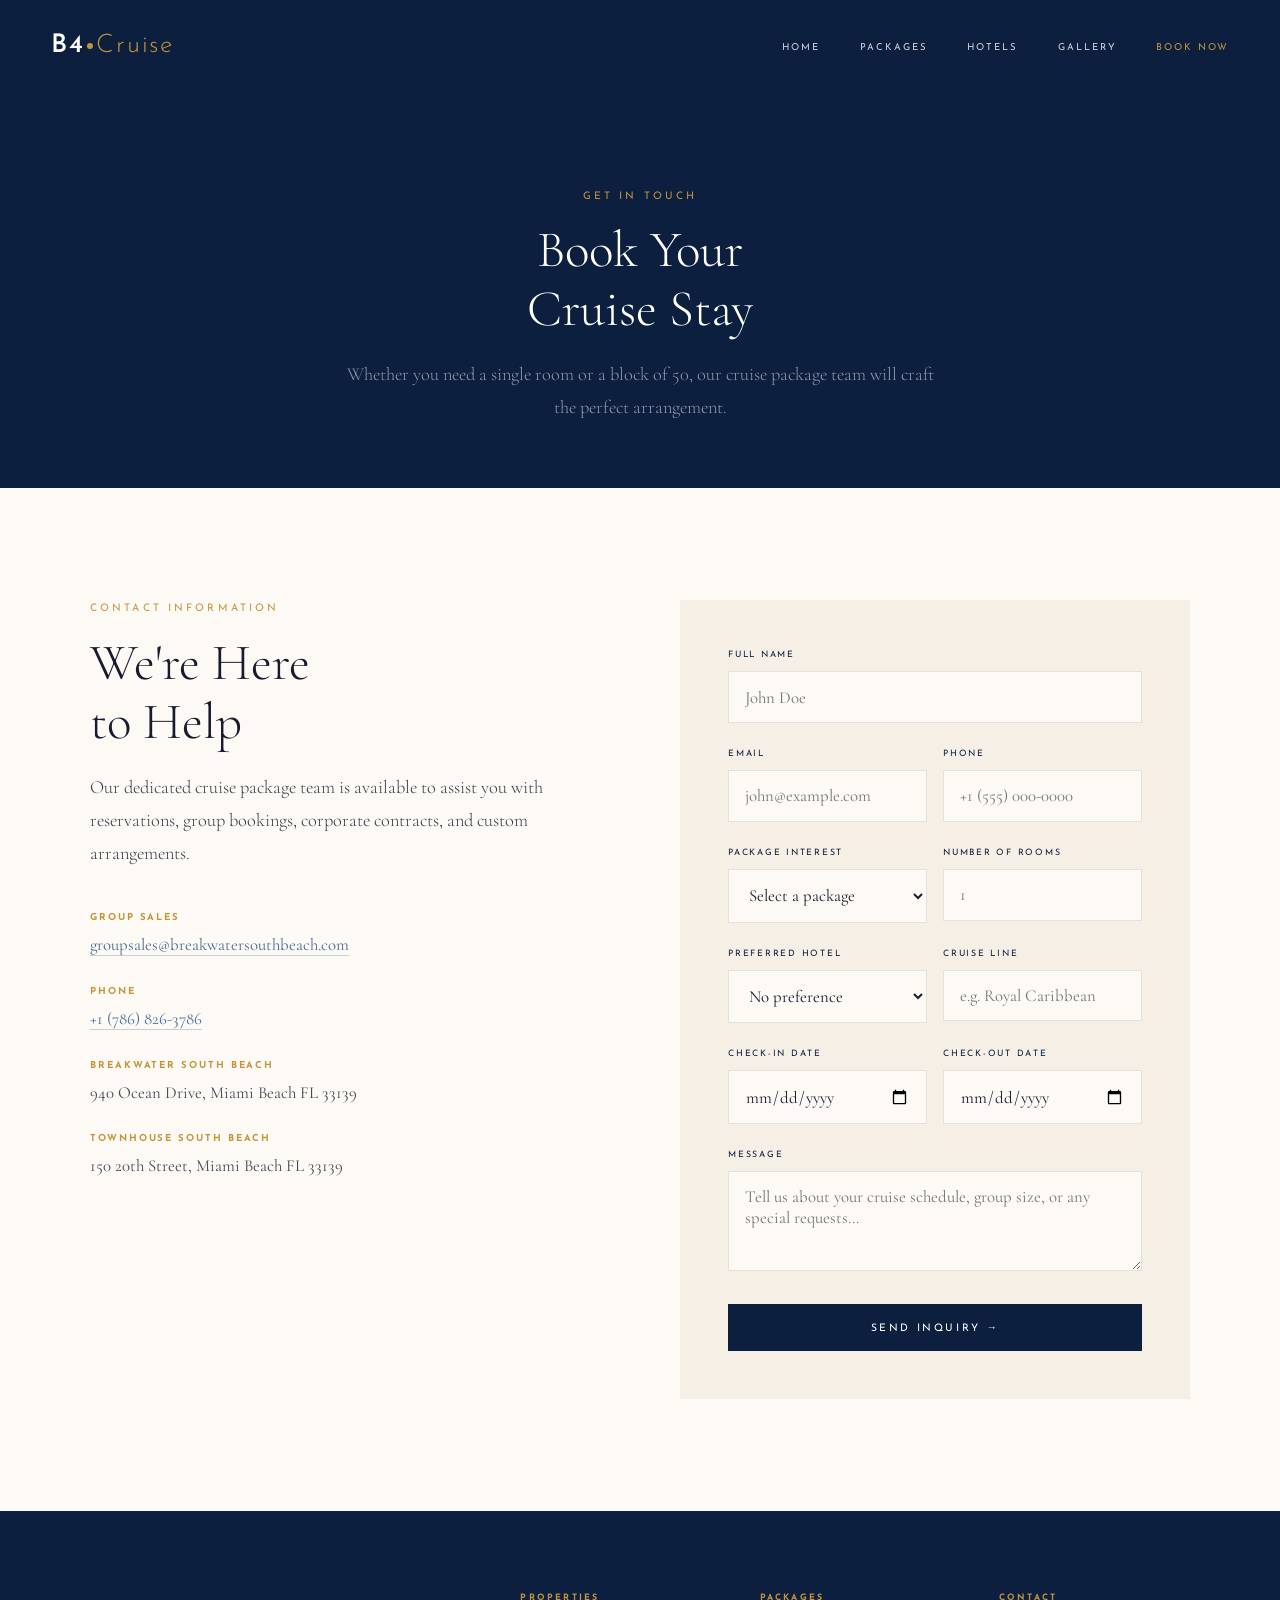
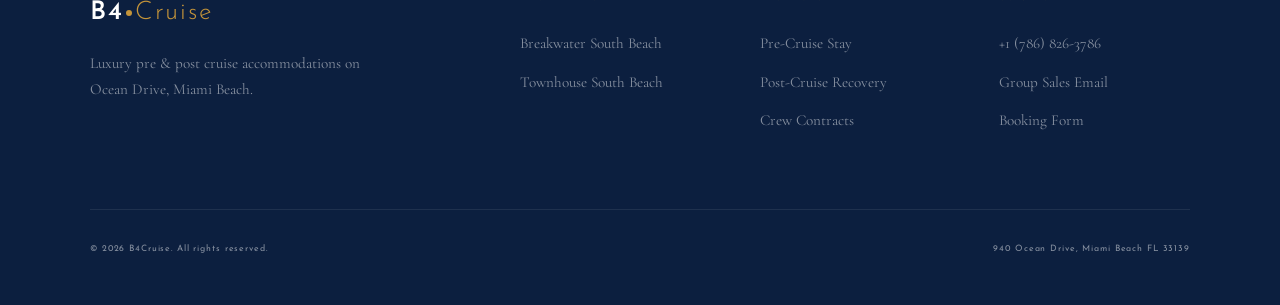
<file: contact.html>
<!DOCTYPE html>
<html lang="en">
<head>
  <meta charset="UTF-8">
  <meta name="viewport" content="width=device-width, initial-scale=1.0">
  <title>Book Now — B4Cruise | Contact & Reservations</title>
  <meta name="description" content="Book your pre or post cruise stay at South Beach. Contact our group sales team for packages and reservations.">
  <link href="https://fonts.googleapis.com/css2?family=Cormorant+Garamond:ital,wght@0,300;0,400;0,600;1,300;1,400&family=Josefin+Sans:wght@300;400;600&display=swap" rel="stylesheet">
  <link rel="stylesheet" href="css/style.css">
</head>
<body>

  <!-- NAV -->
  <nav class="nav-solid">
    <a href="index.html" class="nav-logo"><span class="b4">B4</span><span class="dot"></span><span class="cruise">Cruise</span></a>
    <div class="nav-hamburger"><span></span><span></span><span></span></div>
    <ul class="nav-links">
      <li><a href="index.html">Home</a></li>
      <li><a href="packages.html">Packages</a></li>
      <li><a href="hotels.html">Hotels</a></li>
      <li><a href="gallery.html">Gallery</a></li>
      <li><a href="contact.html" class="active">Book Now</a></li>
    </ul>
  </nav>

  <!-- PAGE HERO -->
  <section class="page-hero">
    <div style="position:absolute;inset:0;background:url('https://images.unsplash.com/photo-1571896349842-33c89424de2d?w=1920&q=80') center/cover no-repeat;opacity:0.15;"></div>
    <div class="page-hero-content">
      <p class="section-label">Get in Touch</p>
      <h1 class="section-title" style="color:#fff;">Book Your<br>Cruise Stay</h1>
      <p class="section-body">Whether you need a single room or a block of 50, our cruise package team will craft the perfect arrangement.</p>
    </div>
  </section>

  <!-- BOOKING -->
  <section class="booking">
    <div class="booking-bg"></div>
    <div class="booking-grid">
      <div class="booking-info reveal">
        <p class="section-label">Contact Information</p>
        <h2 class="section-title">We're Here<br>to Help</h2>
        <p class="section-body">Our dedicated cruise package team is available to assist you with reservations, group bookings, corporate contracts, and custom arrangements.</p>
        <div class="booking-contact-item">
          <h4>Group Sales</h4>
          <p><a href="mailto:groupsales@breakwatersouthbeach.com">groupsales@breakwatersouthbeach.com</a></p>
        </div>
        <div class="booking-contact-item">
          <h4>Phone</h4>
          <p><a href="tel:+17868263786">+1 (786) 826-3786</a></p>
        </div>
        <div class="booking-contact-item">
          <h4>Breakwater South Beach</h4>
          <p>940 Ocean Drive, Miami Beach FL 33139</p>
        </div>
        <div class="booking-contact-item">
          <h4>Townhouse South Beach</h4>
          <p>150 20th Street, Miami Beach FL 33139</p>
        </div>
      </div>
      <div class="booking-form reveal">
        <div class="form-group">
          <label>Full Name</label>
          <input type="text" placeholder="John Doe" required>
        </div>
        <div class="form-row">
          <div class="form-group">
            <label>Email</label>
            <input type="email" placeholder="john@example.com" required>
          </div>
          <div class="form-group">
            <label>Phone</label>
            <input type="tel" placeholder="+1 (555) 000-0000">
          </div>
        </div>
        <div class="form-row">
          <div class="form-group">
            <label>Package Interest</label>
            <select>
              <option value="">Select a package</option>
              <option>Pre-Cruise Experience</option>
              <option>Post-Cruise Recovery</option>
              <option>Crew Layover Contract</option>
              <option>Corporate Stay</option>
              <option>Turn-Around Day Use</option>
            </select>
          </div>
          <div class="form-group">
            <label>Number of Rooms</label>
            <input type="number" placeholder="1" min="1">
          </div>
        </div>
        <div class="form-row">
          <div class="form-group">
            <label>Preferred Hotel</label>
            <select>
              <option value="">No preference</option>
              <option>Breakwater South Beach</option>
              <option>Townhouse South Beach</option>
            </select>
          </div>
          <div class="form-group">
            <label>Cruise Line</label>
            <input type="text" placeholder="e.g. Royal Caribbean">
          </div>
        </div>
        <div class="form-row">
          <div class="form-group">
            <label>Check-in Date</label>
            <input type="date">
          </div>
          <div class="form-group">
            <label>Check-out Date</label>
            <input type="date">
          </div>
        </div>
        <div class="form-group">
          <label>Message</label>
          <textarea placeholder="Tell us about your cruise schedule, group size, or any special requests..."></textarea>
        </div>
        <button class="form-submit" onclick="handleSubmit(this)">Send Inquiry &#8594;</button>
      </div>
    </div>
  </section>

  <!-- FOOTER -->
  <footer>
    <div class="footer-grid">
      <div class="footer-brand">
        <div class="nav-logo"><span class="b4">B4</span><span class="dot"></span><span class="cruise">Cruise</span></div>
        <p>Luxury pre & post cruise accommodations on Ocean Drive, Miami Beach.</p>
      </div>
      <div class="footer-col">
        <h4>Properties</h4>
        <ul>
          <li><a href="hotels.html">Breakwater South Beach</a></li>
          <li><a href="hotels.html">Townhouse South Beach</a></li>
        </ul>
      </div>
      <div class="footer-col">
        <h4>Packages</h4>
        <ul>
          <li><a href="packages.html">Pre-Cruise Stay</a></li>
          <li><a href="packages.html">Post-Cruise Recovery</a></li>
          <li><a href="packages.html">Crew Contracts</a></li>
        </ul>
      </div>
      <div class="footer-col">
        <h4>Contact</h4>
        <ul>
          <li><a href="tel:+17868263786">+1 (786) 826-3786</a></li>
          <li><a href="mailto:groupsales@breakwatersouthbeach.com">Group Sales Email</a></li>
          <li><a href="contact.html">Booking Form</a></li>
        </ul>
      </div>
    </div>
    <div class="footer-bottom">
      <span>&copy; 2026 B4Cruise. All rights reserved.</span>
      <span>940 Ocean Drive, Miami Beach FL 33139</span>
    </div>
  </footer>

  <script src="js/main.js"></script>
</body>
</html>
</file>
<file: css/style.css>
/* ── VARIABLES ──────────────────────── */
:root {
  --navy: #0c1f3f;
  --ocean: #1a4a7a;
  --gold: #c4943a;
  --gold2: #e8c47a;
  --sand: #f5efe6;
  --white: #fdfaf6;
  --mist: #dce8f0;
  --coral: #e8604a;
  --text: #1a1a2e;
}

/* ── RESET & BASE ──────────────────── */
*, *::before, *::after { margin: 0; padding: 0; box-sizing: border-box; }
html { scroll-behavior: smooth; }
body {
  font-family: 'Cormorant Garamond', serif;
  background: var(--white);
  color: var(--text);
  line-height: 1.7;
  overflow-x: hidden;
}
img { max-width: 100%; display: block; }
a { text-decoration: none; color: inherit; }

/* ── TYPOGRAPHY ─────────────────────── */
.section-label {
  font-family: 'Josefin Sans', sans-serif;
  font-size: 0.65rem;
  letter-spacing: 0.3em;
  text-transform: uppercase;
  color: var(--gold);
  margin-bottom: 1rem;
}
.section-title {
  font-family: 'Cormorant Garamond', serif;
  font-weight: 300;
  font-size: clamp(2rem, 5vw, 3.2rem);
  line-height: 1.15;
  margin-bottom: 1.2rem;
}
.section-body {
  font-family: 'Cormorant Garamond', serif;
  font-weight: 300;
  font-size: 1.15rem;
  line-height: 1.8;
  max-width: 600px;
  opacity: 0.85;
}

/* ── BUTTONS ────────────────────────── */
.btn-gold {
  font-family: 'Josefin Sans', sans-serif;
  font-size: 0.65rem;
  letter-spacing: 0.25em;
  text-transform: uppercase;
  background: var(--gold);
  color: var(--navy);
  padding: 1rem 2.5rem;
  border: none;
  cursor: pointer;
  transition: all 0.3s ease;
  display: inline-block;
}
.btn-gold:hover { background: var(--gold2); transform: translateY(-2px); }
.btn-outline {
  font-family: 'Josefin Sans', sans-serif;
  font-size: 0.65rem;
  letter-spacing: 0.25em;
  text-transform: uppercase;
  background: transparent;
  color: #fff;
  padding: 1rem 2.5rem;
  border: 1px solid rgba(255,255,255,0.4);
  cursor: pointer;
  transition: all 0.3s ease;
  display: inline-block;
}
.btn-outline:hover { border-color: var(--gold); color: var(--gold); }
.btn-navy {
  font-family: 'Josefin Sans', sans-serif;
  font-size: 0.65rem;
  letter-spacing: 0.25em;
  text-transform: uppercase;
  background: var(--navy);
  color: #fff;
  padding: 1rem 2.5rem;
  border: none;
  cursor: pointer;
  transition: all 0.3s ease;
  display: inline-block;
}
.btn-navy:hover { background: var(--gold); color: var(--navy); }

/* ── REVEAL ANIMATION ──────────────── */
.reveal {
  opacity: 0;
  transform: translateY(40px);
  transition: opacity 0.8s ease, transform 0.8s ease;
}
.reveal.visible {
  opacity: 1;
  transform: translateY(0);
}

/* ── NAV ────────────────────────────── */
nav {
  position: fixed;
  top: 0;
  left: 0;
  width: 100%;
  z-index: 1000;
  padding: 1.5rem 4%;
  display: flex;
  align-items: center;
  justify-content: space-between;
  transition: all 0.4s ease;
}
nav.scrolled {
  background: rgba(12,31,63,0.95);
  backdrop-filter: blur(10px);
  box-shadow: 0 2px 30px rgba(0,0,0,0.3);
  padding: 1rem 4%;
}
/* Nav on sub-pages (no hero, needs solid bg) */
nav.nav-solid {
  background: var(--navy);
  position: relative;
}
.nav-logo {
  font-family: 'Josefin Sans', sans-serif;
  font-weight: 600;
  font-size: 1.5rem;
  color: #fff;
  letter-spacing: 0.08em;
  text-transform: none;
  display: flex;
  align-items: center;
  gap: 0;
}
.nav-logo .b4 { font-weight: 600; font-size: 1.6rem; color: #fff; }
.nav-logo .cruise { font-weight: 300; font-size: 1.6rem; color: var(--gold); }
.nav-logo .dot {
  width: 6px; height: 6px;
  background: var(--gold);
  border-radius: 50%;
  display: inline-block;
  margin: 0 0.15rem;
  align-self: center;
}
.nav-links {
  display: flex;
  gap: 2.5rem;
  list-style: none;
}
.nav-links a {
  font-family: 'Josefin Sans', sans-serif;
  font-size: 0.6rem;
  letter-spacing: 0.2em;
  text-transform: uppercase;
  color: rgba(255,255,255,0.8);
  transition: color 0.3s;
}
.nav-links a:hover, .nav-links a.active { color: var(--gold); }

/* ── RIBBON ─────────────────────────── */
.ribbon {
  background: var(--gold);
  text-align: center;
  padding: 0.5rem;
  font-family: 'Josefin Sans', sans-serif;
  font-size: 0.6rem;
  letter-spacing: 0.25em;
  text-transform: uppercase;
  color: var(--navy);
}

/* ── PAGE HERO (sub-pages) ─────────── */
.page-hero {
  padding: 6rem 4% 4rem;
  background: var(--navy);
  text-align: center;
  position: relative;
  overflow: hidden;
}
.page-hero::before {
  content: '';
  position: absolute;
  inset: 0;
  background: url('') center/cover no-repeat;
  opacity: 0.2;
}
.page-hero-content { position: relative; z-index: 1; }
.page-hero .section-title { color: #fff; }
.page-hero .section-body { color: rgba(255,255,255,0.65); margin: 0 auto; }

/* ── HERO (homepage) ───────────────── */
.hero {
  min-height: 100vh;
  background: url('https://images.unsplash.com/photo-1514214246283-d427a95c5d2f?w=1920&q=80') center/cover no-repeat;
  display: flex;
  align-items: center;
  justify-content: center;
  text-align: center;
  padding: 8rem 2rem 6rem;
  position: relative;
  overflow: hidden;
}
.hero::before {
  content: '';
  position: absolute;
  inset: 0;
  background: linear-gradient(165deg, rgba(12,31,63,0.7) 0%, rgba(10,22,40,0.6) 50%, rgba(26,74,122,0.5) 100%);
  z-index: 1;
}
.hero-content { position: relative; z-index: 2; max-width: 750px; }
.hero-label {
  font-family: 'Josefin Sans', sans-serif;
  font-size: 0.6rem;
  letter-spacing: 0.35em;
  text-transform: uppercase;
  color: var(--gold);
  margin-bottom: 2rem;
}
.hero-title {
  font-family: 'Cormorant Garamond', serif;
  font-weight: 300;
  font-size: clamp(2.8rem, 7vw, 5rem);
  color: #fff;
  line-height: 1.05;
  margin-bottom: 1.5rem;
  text-shadow: 0 2px 40px rgba(0,0,0,0.3);
}
.hero-title em { font-style: italic; color: var(--gold2); }
.hero-subtitle {
  font-family: 'Cormorant Garamond', serif;
  font-weight: 300;
  font-size: 1.3rem;
  color: rgba(255,255,255,0.8);
  margin-bottom: 3rem;
  max-width: 550px;
  margin-left: auto;
  margin-right: auto;
  line-height: 1.7;
}
.hero-buttons { display: flex; gap: 1.2rem; justify-content: center; flex-wrap: wrap; }
.hero-wave {
  position: absolute;
  bottom: -2px;
  left: 0;
  width: 100%;
  z-index: 3;
}
.hero-wave svg { display: block; width: 100%; height: auto; }

/* ── STATS BAR ──────────────────────── */
.stats-bar {
  background: var(--gold);
  padding: 3rem 4%;
  display: grid;
  grid-template-columns: repeat(4, 1fr);
  text-align: center;
  gap: 1rem;
}
.stat-number {
  font-family: 'Cormorant Garamond', serif;
  font-weight: 300;
  font-size: 2.8rem;
  color: var(--navy);
  line-height: 1;
  margin-bottom: 0.3rem;
}
.stat-label {
  font-family: 'Josefin Sans', sans-serif;
  font-size: 0.55rem;
  letter-spacing: 0.2em;
  text-transform: uppercase;
  color: var(--navy);
  opacity: 0.75;
}

/* ── PHOTO STRIP ───────────────────── */
.photo-strip {
  display: grid;
  grid-template-columns: repeat(4, 1fr);
  gap: 0;
}
.photo-strip-item {
  height: 280px;
  overflow: hidden;
  position: relative;
}
.photo-strip-item img {
  width: 100%; height: 100%;
  object-fit: cover;
  transition: transform 0.6s ease;
}
.photo-strip-item:hover img { transform: scale(1.08); }
.photo-strip-item .photo-caption {
  position: absolute;
  bottom: 0; left: 0; right: 0;
  padding: 1.5rem;
  background: linear-gradient(transparent, rgba(12,31,63,0.8));
  color: #fff;
  font-family: 'Josefin Sans', sans-serif;
  font-size: 0.55rem;
  letter-spacing: 0.2em;
  text-transform: uppercase;
}

/* ── WHY SECTION ───────────────────── */
.why { padding: 7rem 4%; background: var(--white); }
.why-grid {
  max-width: 1100px;
  margin: 0 auto;
  display: grid;
  grid-template-columns: 1fr 1fr;
  gap: 5rem;
  align-items: center;
}
.why-points { list-style: none; margin-top: 2rem; }
.why-points li {
  padding: 1.2rem 0;
  border-bottom: 1px solid rgba(0,0,0,0.06);
  display: flex;
  align-items: flex-start;
  gap: 1rem;
}
.why-icon { font-size: 1.4rem; flex-shrink: 0; margin-top: 0.2rem; }
.why-text h4 {
  font-family: 'Josefin Sans', sans-serif;
  font-size: 0.7rem;
  letter-spacing: 0.15em;
  text-transform: uppercase;
  margin-bottom: 0.3rem;
  color: var(--navy);
}
.why-text p { font-size: 1rem; opacity: 0.7; line-height: 1.6; }
.why-visual {
  border-radius: 2px;
  min-height: 500px;
  overflow: hidden;
  position: relative;
}
.why-visual img {
  width: 100%; height: 100%;
  object-fit: cover;
  position: absolute; inset: 0;
}
.why-visual-overlay {
  position: absolute;
  bottom: 0; left: 0; right: 0;
  padding: 3rem;
  background: linear-gradient(transparent, rgba(12,31,63,0.85));
  text-align: center;
  z-index: 1;
}
.why-visual-overlay .big-number {
  font-family: 'Cormorant Garamond', serif;
  font-weight: 300;
  font-size: 5rem;
  color: var(--gold);
  line-height: 1;
}
.why-visual-overlay p {
  font-family: 'Josefin Sans', sans-serif;
  font-size: 0.65rem;
  letter-spacing: 0.2em;
  text-transform: uppercase;
  color: rgba(255,255,255,0.8);
  margin-top: 0.5rem;
}

/* ── PACKAGES ───────────────────────── */
.packages { padding: 7rem 4%; background: var(--sand); }
.packages-header { text-align: center; margin-bottom: 4rem; }
.packages-header .section-body { margin: 0 auto; }
.pkg-grid {
  max-width: 1200px;
  margin: 0 auto;
  display: grid;
  grid-template-columns: repeat(3, 1fr);
  gap: 1.5rem;
}
.pkg-grid-bottom {
  max-width: 800px;
  margin: 1.5rem auto 0;
  display: grid;
  grid-template-columns: repeat(2, 1fr);
  gap: 1.5rem;
}
.pkg-card {
  background: var(--white);
  position: relative;
  transition: transform 0.3s ease, box-shadow 0.3s ease;
  overflow: hidden;
}
.pkg-card:hover {
  transform: translateY(-4px);
  box-shadow: 0 20px 60px rgba(0,0,0,0.1);
}
.pkg-card-img { width: 100%; height: 200px; object-fit: cover; }
.pkg-card-body { padding: 2rem; }
.pkg-num {
  font-family: 'Josefin Sans', sans-serif;
  font-size: 0.55rem;
  letter-spacing: 0.2em;
  color: var(--gold);
  margin-bottom: 0.8rem;
}
.pkg-name {
  font-family: 'Josefin Sans', sans-serif;
  font-size: 0.55rem;
  letter-spacing: 0.15em;
  text-transform: uppercase;
  color: var(--ocean);
  margin-bottom: 0.3rem;
}
.pkg-title {
  font-family: 'Cormorant Garamond', serif;
  font-weight: 300;
  font-size: 1.5rem;
  color: var(--navy);
  margin-bottom: 0.8rem;
  line-height: 1.2;
}
.pkg-desc { font-size: 1rem; opacity: 0.7; line-height: 1.7; margin-bottom: 1.2rem; }
.pkg-includes { list-style: none; margin-bottom: 1.2rem; }
.pkg-includes li {
  font-family: 'Josefin Sans', sans-serif;
  font-size: 0.6rem;
  letter-spacing: 0.1em;
  padding: 0.4rem 0;
  border-bottom: 1px solid rgba(0,0,0,0.04);
  color: var(--text);
  opacity: 0.75;
}
.pkg-includes li::before { content: '+'; color: var(--gold); margin-right: 0.6rem; font-weight: 600; }
.pkg-tag {
  font-family: 'Josefin Sans', sans-serif;
  font-size: 0.5rem;
  letter-spacing: 0.2em;
  text-transform: uppercase;
  background: var(--sand);
  color: var(--navy);
  padding: 0.4rem 1rem;
  display: inline-block;
}

/* ── GALLERY MOSAIC ────────────────── */
.gallery { padding: 7rem 4%; background: var(--white); }
.gallery-header { text-align: center; margin-bottom: 3rem; }
.gallery-header .section-body { margin: 0 auto; }
.gallery-grid {
  max-width: 1200px;
  margin: 0 auto;
  display: grid;
  grid-template-columns: repeat(4, 1fr);
  grid-template-rows: 250px 250px;
  gap: 0.8rem;
}
.gallery-item {
  overflow: hidden;
  position: relative;
  border-radius: 3px;
}
.gallery-item img {
  width: 100%; height: 100%;
  object-fit: cover;
  transition: transform 0.6s ease;
}
.gallery-item:hover img { transform: scale(1.06); }
.gallery-item.wide { grid-column: span 2; }
.gallery-item.tall { grid-row: span 2; }
.gallery-item .gallery-label {
  position: absolute;
  bottom: 0; left: 0; right: 0;
  padding: 1.2rem;
  background: linear-gradient(transparent, rgba(0,0,0,0.6));
  color: #fff;
  font-family: 'Josefin Sans', sans-serif;
  font-size: 0.55rem;
  letter-spacing: 0.15em;
  text-transform: uppercase;
  opacity: 0;
  transition: opacity 0.3s ease;
}
.gallery-item:hover .gallery-label { opacity: 1; }

/* ── HOTELS ─────────────────────────── */
.hotels { padding: 7rem 4%; background: var(--sand); }
.hotels-header { text-align: center; margin-bottom: 4rem; }
.hotels-header .section-body { margin: 0 auto; }
.hotels-grid {
  max-width: 1200px;
  margin: 0 auto;
  display: grid;
  grid-template-columns: repeat(2, 1fr);
  gap: 2rem;
}
.hotel-card {
  position: relative;
  min-height: 550px;
  overflow: hidden;
  display: flex;
  flex-direction: column;
  justify-content: flex-end;
  border-radius: 3px;
}
.hotel-card-bg {
  position: absolute; inset: 0;
  z-index: 0;
  background-size: cover;
  background-position: center;
}
.hotel-card-bg::after {
  content: '';
  position: absolute; inset: 0;
  background: linear-gradient(to top, rgba(12,31,63,0.9) 0%, rgba(12,31,63,0.3) 50%, transparent 100%);
}
.hotel-card-content {
  position: relative; z-index: 1;
  padding: 3rem; color: #fff;
}
.hotel-badge {
  font-family: 'Josefin Sans', sans-serif;
  font-size: 0.5rem;
  letter-spacing: 0.25em;
  text-transform: uppercase;
  color: var(--gold);
  margin-bottom: 1rem;
}
.hotel-name {
  font-family: 'Cormorant Garamond', serif;
  font-weight: 300;
  font-size: 2rem;
  margin-bottom: 0.5rem;
  line-height: 1.15;
}
.hotel-address { font-size: 0.95rem; opacity: 0.6; margin-bottom: 1.5rem; }
.hotel-features {
  list-style: none;
  display: flex;
  flex-wrap: wrap;
  gap: 0.5rem;
  margin-bottom: 1.5rem;
}
.hotel-features li {
  font-family: 'Josefin Sans', sans-serif;
  font-size: 0.5rem;
  letter-spacing: 0.15em;
  text-transform: uppercase;
  border: 1px solid rgba(255,255,255,0.2);
  padding: 0.4rem 0.8rem;
  color: rgba(255,255,255,0.75);
}
.hotel-contact {
  font-family: 'Josefin Sans', sans-serif;
  font-size: 0.6rem;
  letter-spacing: 0.1em;
  opacity: 0.65;
}
.hotel-contact a { color: var(--gold2); }
.hotel-contact a:hover { text-decoration: underline; }
.hotel-photos {
  display: flex;
  gap: 0.5rem;
  margin-top: 1.2rem;
}
.hotel-photos img {
  width: 70px; height: 50px;
  object-fit: cover;
  border: 2px solid rgba(255,255,255,0.3);
  border-radius: 2px;
  cursor: pointer;
  transition: border-color 0.3s;
}
.hotel-photos img:hover { border-color: var(--gold); }

/* ── EXPERIENCES ───────────────────── */
.experiences { padding: 7rem 4%; background: var(--navy); }
.experiences-header { text-align: center; margin-bottom: 4rem; }
.experiences-header .section-title { color: #fff; }
.experiences-header .section-body { margin: 0 auto; color: rgba(255,255,255,0.6); }
.exp-grid {
  max-width: 1200px;
  margin: 0 auto;
  display: grid;
  grid-template-columns: repeat(3, 1fr);
  gap: 1.5rem;
}
.exp-card {
  position: relative;
  height: 350px;
  overflow: hidden;
  border-radius: 3px;
}
.exp-card img {
  width: 100%; height: 100%;
  object-fit: cover;
  transition: transform 0.6s ease;
}
.exp-card:hover img { transform: scale(1.08); }
.exp-card-overlay {
  position: absolute; inset: 0;
  background: linear-gradient(to top, rgba(12,31,63,0.85) 0%, transparent 60%);
  display: flex;
  flex-direction: column;
  justify-content: flex-end;
  padding: 2rem;
}
.exp-card-overlay h4 {
  font-family: 'Cormorant Garamond', serif;
  font-weight: 300;
  font-size: 1.5rem;
  color: #fff;
  margin-bottom: 0.3rem;
}
.exp-card-overlay p {
  font-family: 'Josefin Sans', sans-serif;
  font-size: 0.55rem;
  letter-spacing: 0.15em;
  text-transform: uppercase;
  color: var(--gold);
}

/* ── TESTIMONIAL ───────────────────── */
.testimonial {
  background: url('https://images.unsplash.com/photo-1548574505-5e239809ee19?w=1920&q=80') center/cover no-repeat;
  position: relative;
  padding: 7rem 4%;
  text-align: center;
}
.testimonial::before {
  content: '';
  position: absolute; inset: 0;
  background: rgba(12,31,63,0.85);
}
.testimonial-inner { position: relative; z-index: 1; }
.testimonial-quote {
  font-family: 'Cormorant Garamond', serif;
  font-weight: 300;
  font-style: italic;
  font-size: clamp(1.6rem, 3.5vw, 2.6rem);
  color: #fff;
  max-width: 800px;
  margin: 0 auto 2rem;
  line-height: 1.4;
}
.testimonial-author {
  font-family: 'Josefin Sans', sans-serif;
  font-size: 0.6rem;
  letter-spacing: 0.25em;
  text-transform: uppercase;
  color: var(--gold);
}
.testimonial-stars {
  color: var(--gold);
  font-size: 1.2rem;
  margin-bottom: 1.5rem;
}

/* ── BOOKING ────────────────────────── */
.booking { padding: 7rem 4%; background: var(--white); position: relative; }
.booking-bg {
  position: absolute;
  top: 0; right: 0;
  width: 40%; height: 100%;
  background: url('https://images.unsplash.com/photo-1571896349842-33c89424de2d?w=800&q=80') center/cover no-repeat;
  opacity: 0.08;
}
.booking-grid {
  max-width: 1100px;
  margin: 0 auto;
  display: grid;
  grid-template-columns: 1fr 1fr;
  gap: 5rem;
  align-items: start;
  position: relative;
  z-index: 1;
}
.booking-info .section-body { margin-bottom: 2.5rem; }
.booking-contact-item { margin-bottom: 1.5rem; }
.booking-contact-item h4 {
  font-family: 'Josefin Sans', sans-serif;
  font-size: 0.6rem;
  letter-spacing: 0.2em;
  text-transform: uppercase;
  color: var(--gold);
  margin-bottom: 0.3rem;
}
.booking-contact-item p { font-size: 1.05rem; opacity: 0.8; }
.booking-contact-item a {
  color: var(--ocean);
  border-bottom: 1px solid rgba(26,74,122,0.3);
}
.booking-contact-item a:hover { color: var(--gold); border-color: var(--gold); }
.booking-form { background: var(--sand); padding: 3rem; }
.form-group { margin-bottom: 1.5rem; }
.form-group label {
  display: block;
  font-family: 'Josefin Sans', sans-serif;
  font-size: 0.55rem;
  letter-spacing: 0.2em;
  text-transform: uppercase;
  color: var(--navy);
  margin-bottom: 0.5rem;
}
.form-group input,
.form-group select,
.form-group textarea {
  width: 100%;
  padding: 0.9rem 1rem;
  border: 1px solid rgba(0,0,0,0.1);
  background: var(--white);
  font-family: 'Cormorant Garamond', serif;
  font-size: 1.05rem;
  color: var(--text);
  transition: border-color 0.3s;
}
.form-group input:focus,
.form-group select:focus,
.form-group textarea:focus { outline: none; border-color: var(--gold); }
.form-group textarea { resize: vertical; min-height: 100px; }
.form-row { display: grid; grid-template-columns: 1fr 1fr; gap: 1rem; }
.form-submit {
  width: 100%;
  padding: 1.1rem;
  font-family: 'Josefin Sans', sans-serif;
  font-size: 0.65rem;
  letter-spacing: 0.25em;
  text-transform: uppercase;
  background: var(--navy);
  color: #fff;
  border: none;
  cursor: pointer;
  transition: all 0.3s ease;
}
.form-submit:hover { background: var(--gold); color: var(--navy); }
.form-submit.sent { background: #2e7d5b; color: #fff; }

/* ── FOOTER ─────────────────────────── */
footer {
  background: var(--navy);
  padding: 5rem 4% 3rem;
  color: rgba(255,255,255,0.5);
}
.footer-grid {
  max-width: 1100px;
  margin: 0 auto;
  display: grid;
  grid-template-columns: 2fr 1fr 1fr 1fr;
  gap: 3rem;
  margin-bottom: 4rem;
}
.footer-brand .nav-logo { margin-bottom: 1rem; }
.footer-brand p { font-size: 0.95rem; line-height: 1.7; max-width: 280px; }
.footer-col h4 {
  font-family: 'Josefin Sans', sans-serif;
  font-size: 0.55rem;
  letter-spacing: 0.25em;
  text-transform: uppercase;
  color: var(--gold);
  margin-bottom: 1.5rem;
}
.footer-col ul { list-style: none; }
.footer-col li { margin-bottom: 0.7rem; }
.footer-col a { font-size: 0.95rem; transition: color 0.3s; }
.footer-col a:hover { color: var(--gold2); }
.footer-bottom {
  max-width: 1100px;
  margin: 0 auto;
  padding-top: 2rem;
  border-top: 1px solid rgba(255,255,255,0.08);
  display: flex;
  justify-content: space-between;
  font-family: 'Josefin Sans', sans-serif;
  font-size: 0.55rem;
  letter-spacing: 0.1em;
}

/* ── HAMBURGER MENU ─────────────────── */
.nav-hamburger {
  display: none;
  flex-direction: column;
  gap: 5px;
  cursor: pointer;
  padding: 5px;
  z-index: 1002;
}
.nav-hamburger span {
  width: 24px;
  height: 2px;
  background: #fff;
  transition: all 0.3s ease;
}
.nav-hamburger.open span:nth-child(1) { transform: rotate(45deg) translate(5px, 5px); }
.nav-hamburger.open span:nth-child(2) { opacity: 0; }
.nav-hamburger.open span:nth-child(3) { transform: rotate(-45deg) translate(5px, -5px); }

/* ── RESPONSIVE ─────────────────────── */
@media (max-width: 768px) {
  /* NAV MOBILE */
  .nav-links {
    display: none;
    position: fixed;
    top: 0;
    left: 0;
    width: 100%;
    height: 100vh;
    background: var(--navy);
    flex-direction: column;
    align-items: center;
    justify-content: center;
    gap: 2.5rem;
    z-index: 1001;
  }
  .nav-links.open { display: flex; }
  .nav-links a {
    font-size: 0.8rem;
    letter-spacing: 0.3em;
    color: rgba(255,255,255,0.9);
  }
  .nav-hamburger { display: flex; }
  nav { padding: 1rem 5%; }
  nav.nav-solid { padding: 1rem 5%; }

  /* HERO */
  .hero { padding: 6rem 1.5rem 4rem; min-height: 90vh; }
  .hero-title { font-size: clamp(2rem, 8vw, 2.8rem); }
  .hero-subtitle { font-size: 1.1rem; margin-bottom: 2rem; }
  .hero-label { font-size: 0.55rem; margin-bottom: 1.5rem; }
  .hero-buttons { flex-direction: column; align-items: center; gap: 0.8rem; }
  .btn-gold, .btn-outline, .btn-navy { width: 100%; max-width: 280px; text-align: center; }

  /* PAGE HERO */
  .page-hero { padding: 4rem 5% 3rem; }

  /* STATS */
  .stats-bar { grid-template-columns: repeat(2, 1fr); gap: 1.5rem; padding: 2rem 5%; }
  .stat-number { font-size: 2.2rem; }

  /* PHOTO STRIP */
  .photo-strip { grid-template-columns: repeat(2, 1fr); }
  .photo-strip-item { height: 180px; }

  /* SECTIONS */
  .why { padding: 4rem 5%; }
  .why-grid { grid-template-columns: 1fr; gap: 2.5rem; }
  .why-visual { min-height: 300px; }
  .section-title { font-size: clamp(1.8rem, 6vw, 2.5rem); }
  .section-body { font-size: 1.05rem; }

  /* PACKAGES */
  .packages { padding: 4rem 5%; }
  .packages-header { margin-bottom: 2.5rem; }
  .pkg-grid { grid-template-columns: 1fr; gap: 1.2rem; }
  .pkg-grid-bottom { grid-template-columns: 1fr; gap: 1.2rem; }
  .pkg-card-img { height: 180px; }
  .pkg-card-body { padding: 1.5rem; }
  .pkg-title { font-size: 1.3rem; }

  /* GALLERY */
  .gallery { padding: 4rem 5%; }
  .gallery-grid {
    grid-template-columns: 1fr 1fr;
    grid-template-rows: auto;
    gap: 0.5rem;
  }
  .gallery-item { height: 180px; }
  .gallery-item.wide { grid-column: span 2; }
  .gallery-item.tall { grid-column: auto; grid-row: auto; }
  .gallery-item .gallery-label { opacity: 1; font-size: 0.5rem; padding: 0.8rem; }

  /* HOTELS */
  .hotels { padding: 4rem 5%; }
  .hotels-grid { grid-template-columns: 1fr; gap: 1.5rem; }
  .hotel-card { min-height: 420px; }
  .hotel-card-content { padding: 2rem; }
  .hotel-name { font-size: 1.6rem; }
  .hotel-photos { flex-wrap: wrap; }
  .hotel-photos img { width: 60px; height: 42px; }
  .hotel-contact { font-size: 0.5rem; word-break: break-all; }

  /* EXPERIENCES */
  .experiences { padding: 4rem 5%; }
  .exp-grid { grid-template-columns: 1fr; gap: 1rem; }
  .exp-card { height: 250px; }

  /* TESTIMONIAL */
  .testimonial { padding: 4rem 5%; }
  .testimonial-quote { font-size: clamp(1.2rem, 4vw, 1.8rem); }

  /* BOOKING */
  .booking { padding: 4rem 5%; }
  .booking-grid { grid-template-columns: 1fr; gap: 3rem; }
  .booking-bg { display: none; }
  .booking-form { padding: 2rem 1.5rem; }
  .form-row { grid-template-columns: 1fr; }

  /* FOOTER */
  .footer-grid { grid-template-columns: 1fr; gap: 2rem; }
  footer { padding: 3rem 5% 2rem; }
  .footer-bottom {
    flex-direction: column;
    gap: 0.5rem;
    text-align: center;
  }
}

/* ── SMALL PHONES ──────────────────── */
@media (max-width: 380px) {
  .hero-title { font-size: 1.8rem; }
  .stat-number { font-size: 1.8rem; }
  .stats-bar { padding: 1.5rem 3%; }
  .pkg-card-body { padding: 1.2rem; }
  .hotel-card { min-height: 380px; }
  .hotel-photos img { width: 50px; height: 35px; }
}
</file>
